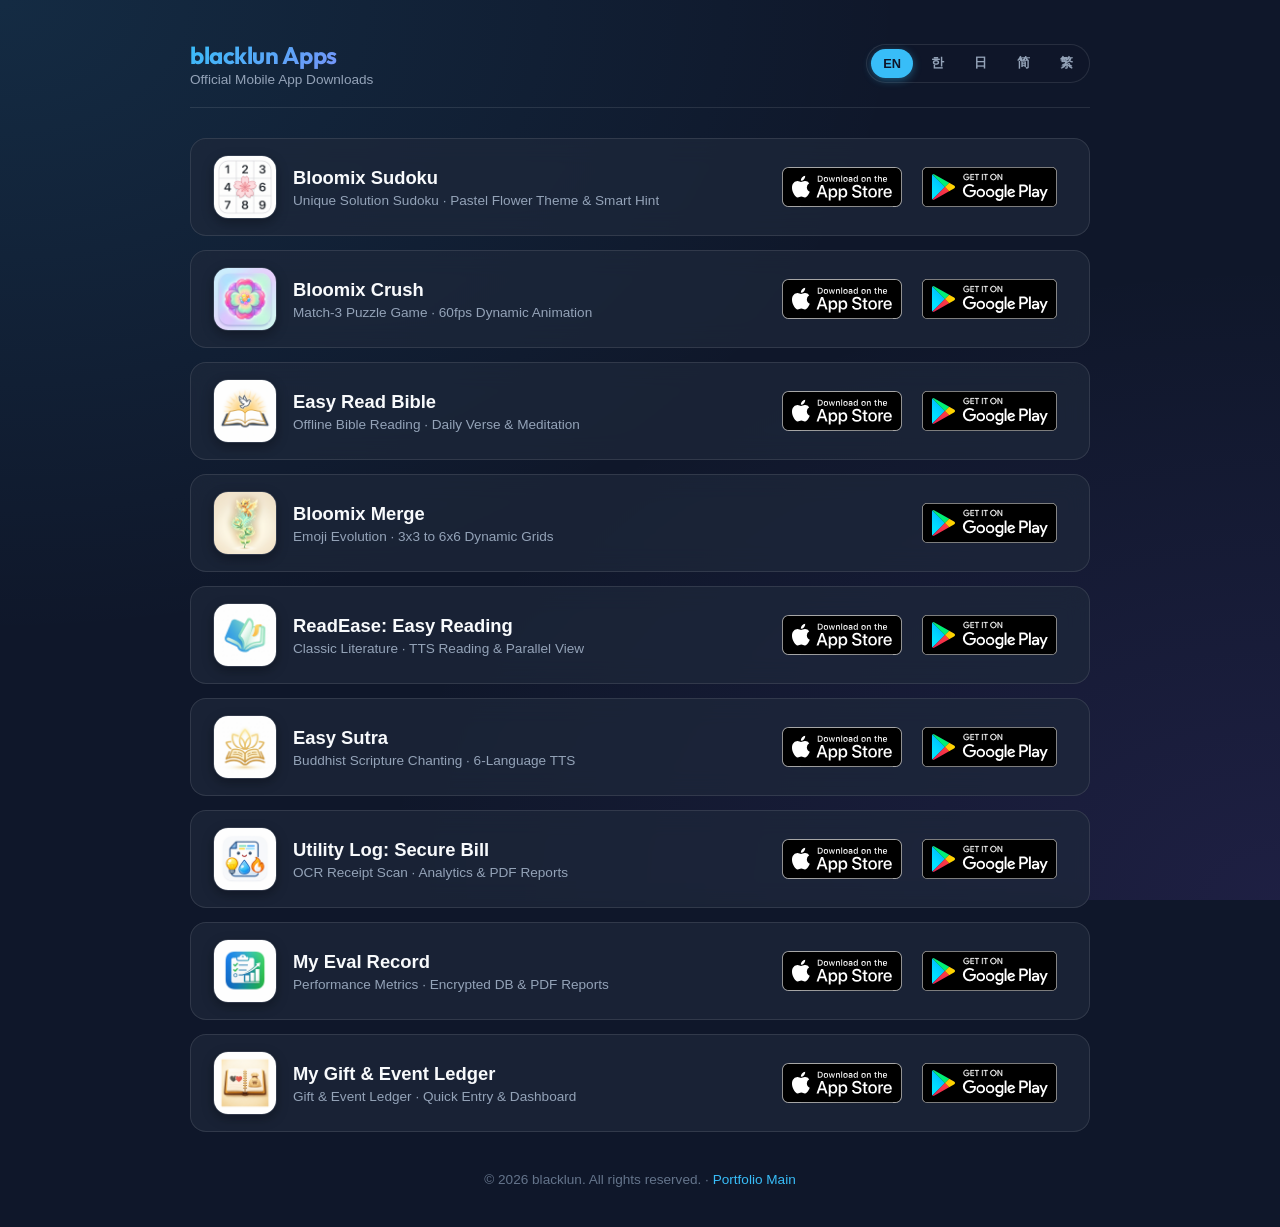
<file: apps.html>
<!DOCTYPE html>
<html lang="ko">

<head>
    <meta charset="UTF-8">
    <meta name="viewport" content="width=device-width, initial-scale=1.0">
    <title>blacklun | Apps & Downloads</title>

    <meta name="robots" content="noindex, nofollow">
    <meta name="googlebot" content="noindex, nofollow">
    <meta name="naverbot" content="noindex, nofollow">

    <link rel="icon"
        href="https://raw.githubusercontent.com/devicons/devicon/master/icons/flutter/flutter-original.svg">

    <!-- Google Fonts -->
    <link rel="preconnect" href="https://fonts.googleapis.com">
    <link rel="preconnect" href="https://fonts.gstatic.com" crossorigin>
    <link
        href="https://fonts.googleapis.com/css2?family=Pretendard:wght@400;500;600;700;800&family=Outfit:wght@400;600;700&display=swap"
        rel="stylesheet">

    <style>
        :root {
            --bg-color: #0f172a;
            --card-bg: rgba(30, 41, 59, 0.7);
            --card-hover: rgba(51, 65, 85, 0.85);
            --border-color: rgba(255, 255, 255, 0.1);
            --text-main: #f8fafc;
            --text-sub: #94a3b8;
            --accent: #38bdf8;
            --accent-glow: rgba(56, 189, 248, 0.15);
        }

        * {
            box-sizing: border-box;
            margin: 0;
            padding: 0;
        }

        body {
            font-family: 'Pretendard', -apple-system, BlinkMacSystemFont, "Segoe UI", Roboto, sans-serif;
            background-color: var(--bg-color);
            background-image:
                radial-gradient(at 0% 0%, rgba(56, 189, 248, 0.12) 0px, transparent 50%),
                radial-gradient(at 100% 100%, rgba(139, 92, 246, 0.12) 0px, transparent 50%);
            background-attachment: fixed;
            color: var(--text-main);
            min-height: 100vh;
            display: flex;
            flex-direction: column;
            align-items: center;
            padding: 40px 20px;
        }

        .container {
            width: 100%;
            max-width: 900px;
        }

        /* Header & Navigation */
        header {
            display: flex;
            justify-content: space-between;
            align-items: center;
            margin-bottom: 30px;
            padding-bottom: 20px;
            border-bottom: 1px solid var(--border-color);
        }

        .brand {
            display: flex;
            align-items: center;
            gap: 12px;
            text-decoration: none;
            color: var(--text-main);
        }

        .brand-title {
            font-family: 'Outfit', sans-serif;
            font-size: 1.5rem;
            font-weight: 700;
            letter-spacing: -0.5px;
            background: linear-gradient(135deg, #38bdf8, #818cf8);
            -webkit-background-clip: text;
            background-clip: text;
            -webkit-text-fill-color: transparent;
        }

        .brand-subtitle {
            font-size: 0.85rem;
            color: var(--text-sub);
            margin-top: 2px;
        }

        /* Language Switcher */
        .lang-switch {
            display: flex;
            gap: 6px;
            background: rgba(15, 23, 42, 0.8);
            padding: 4px;
            border-radius: 30px;
            border: 1px solid var(--border-color);
        }

        .lang-switch button {
            background: transparent;
            border: none;
            color: var(--text-sub);
            padding: 6px 12px;
            border-radius: 20px;
            font-size: 0.8rem;
            font-weight: 600;
            cursor: pointer;
            transition: all 0.2s ease;
        }

        .lang-switch button:hover {
            color: var(--text-main);
        }

        .lang-switch button.active {
            background: var(--accent);
            color: #0f172a;
            box-shadow: 0 2px 8px rgba(56, 189, 248, 0.4);
        }

        /* Table / Card List Layout */
        .app-table {
            display: flex;
            flex-direction: column;
            gap: 14px;
        }

        .app-row {
            background: var(--card-bg);
            backdrop-filter: blur(12px);
            -webkit-backdrop-filter: blur(12px);
            border: 1px solid var(--border-color);
            border-radius: 16px;
            padding: 16px 22px;
            display: flex;
            align-items: center;
            justify-content: space-between;
            gap: 20px;
            transition: transform 0.2s ease, border-color 0.2s ease, box-shadow 0.2s ease;
        }

        .app-row:hover {
            transform: translateY(-2px);
            border-color: rgba(56, 189, 248, 0.4);
            box-shadow: 0 8px 24px rgba(0, 0, 0, 0.25), 0 0 12px var(--accent-glow);
            background: var(--card-hover);
        }

        /* App Left Info */
        .app-info {
            display: flex;
            align-items: center;
            gap: 16px;
            min-width: 0;
            flex: 1;
        }

        .app-icon {
            width: 64px;
            height: 64px;
            border-radius: 15px;
            object-fit: cover;
            box-shadow: 0 4px 12px rgba(0, 0, 0, 0.3);
            border: 1px solid rgba(255, 255, 255, 0.1);
            flex-shrink: 0;
        }

        .app-text {
            display: flex;
            flex-direction: column;
            gap: 4px;
            min-width: 0;
        }

        .app-name {
            font-size: 1.15rem;
            font-weight: 700;
            color: var(--text-main);
            white-space: nowrap;
            overflow: hidden;
            text-overflow: ellipsis;
        }

        .app-tag {
            font-size: 0.85rem;
            color: var(--text-sub);
            white-space: nowrap;
            overflow: hidden;
            text-overflow: ellipsis;
        }

        /* App Right Buttons */
        .app-actions {
            display: flex;
            align-items: center;
            gap: 10px;
            flex-shrink: 0;
        }

        .store-badge-link {
            display: inline-flex;
            align-items: center;
            justify-content: center;
            text-decoration: none;
            transition: transform 0.15s ease, opacity 0.15s ease;
        }

        .store-badge-link:hover {
            transform: scale(1.04);
            opacity: 0.95;
        }

        .store-badge-link img {
            display: block;
        }

        .badge-appstore {
            height: 40px;
        }

        .badge-googleplay {
            height: 60px;
            margin-top: -10px;
            margin-bottom: -10px;
        }

        .empty-placeholder {
            width: 120px;
            text-align: center;
            font-size: 0.8rem;
            color: #64748b;
        }

        /* Footer */
        footer {
            margin-top: 40px;
            text-align: center;
            font-size: 0.85rem;
            color: #64748b;
        }

        footer a {
            color: var(--accent);
            text-decoration: none;
        }

        footer a:hover {
            text-decoration: underline;
        }

        /* Multi-language Display Control */
        body.lang-ko .lang-en,
        body.lang-ko .lang-ja,
        body.lang-ko .lang-zh,
        body.lang-ko .lang-zh-Hant {
            display: none !important;
        }

        body.lang-en .lang-ko,
        body.lang-en .lang-ja,
        body.lang-en .lang-zh,
        body.lang-en .lang-zh-Hant {
            display: none !important;
        }

        body.lang-ja .lang-ko,
        body.lang-ja .lang-en,
        body.lang-ja .lang-zh,
        body.lang-ja .lang-zh-Hant {
            display: none !important;
        }

        body.lang-zh .lang-ko,
        body.lang-zh .lang-en,
        body.lang-zh .lang-ja,
        body.lang-zh .lang-zh-Hant {
            display: none !important;
        }

        body.lang-zh-Hant .lang-ko,
        body.lang-zh-Hant .lang-en,
        body.lang-zh-Hant .lang-ja,
        body.lang-zh-Hant .lang-zh {
            display: none !important;
        }

        /* Responsive */
        @media (max-width: 650px) {
            .app-row {
                flex-direction: column;
                align-items: flex-start;
                padding: 18px;
                gap: 14px;
            }

            .app-info {
                width: 100%;
            }

            .app-actions {
                width: 100%;
                justify-content: flex-end;
                padding-top: 10px;
                border-top: 1px solid rgba(255, 255, 255, 0.05);
            }

            .app-icon {
                width: 52px;
                height: 52px;
            }
        }
    </style>
</head>

<body class="lang-ko">

    <div class="container">
        <!-- Header -->
        <header>
            <div class="brand">
                <div>
                    <h1 class="brand-title">blacklun Apps</h1>
                    <div class="brand-subtitle lang-ko">공식 모바일 앱 다운로드 목록</div>
                    <div class="brand-subtitle lang-en">Official Mobile App Downloads</div>
                    <div class="brand-subtitle lang-ja">公式モバイルアプリのダウンロード</div>
                    <div class="brand-subtitle lang-zh">官方移动应用下载目录</div>
                    <div class="brand-subtitle lang-zh-Hant">官方行動應用下載目錄</div>
                </div>
            </div>

            <!-- Language Switcher -->
            <div class="lang-switch">
                <button onclick="setLanguage('en')" id="btn-en">EN</button>
                <button onclick="setLanguage('ko')" id="btn-ko" class="active">한</button>
                <button onclick="setLanguage('ja')" id="btn-ja">日</button>
                <button onclick="setLanguage('zh')" id="btn-zh">简</button>
                <button onclick="setLanguage('zh-Hant')" id="btn-zh-Hant">繁</button>
            </div>
        </header>

        <!-- App Table / Card List -->
        <main class="app-table">

            <!-- Bloomix Sudoku -->
            <div class="app-row" data-app-id="com.bloomixsudoku.game">
                <div class="app-info">
                    <img src="./assets/icons/sudoku_app_icon.png" alt="Bloomix Sudoku" class="app-icon">
                    <div class="app-text">
                        <div class="app-name">Bloomix Sudoku</div>

                        <div class="app-tag lang-ko">유일해 보장 스도쿠 퍼즐 · 힐링 꽃 테마 & 스마트 힌트</div>
                        <div class="app-tag lang-en">Unique Solution Sudoku · Pastel Flower Theme & Smart Hint</div>
                        <div class="app-tag lang-ja">唯一解保証数独パズル · 癒しの花テーマ＆スマートヒント</div>
                        <div class="app-tag lang-zh">保证唯一定解数独 · 治愈花卉主题与智能提示</div>
                        <div class="app-tag lang-zh-Hant">保證唯一定解數獨 · 治癒花卉主題與智能提示</div>
                    </div>
                </div>
                <div class="app-actions">
                    <!-- App Store (국가별) -->
                    <a href="https://apps.apple.com/kr/app/bloomix-sudoku/id6804439417" target="_blank"
                        rel="noopener noreferrer" class="store-badge-link badge-link-apple" data-slug="bloomix-sudoku"
                        data-id="6804439417">
                        <img src="./assets/badges/app-store-ko.svg" alt="App Store" class="badge-appstore">
                    </a>

                    <!-- Google Play (다국어 뱃지) -->
                    <a href="https://play.google.com/store/apps/details?id=com.bloomixsudoku.game" target="_blank"
                        rel="noopener noreferrer" class="store-badge-link">
                        <img src="./assets/badges/google-play-ko.svg" alt="Google Play" class="badge-googleplay">
                    </a>
                </div>
            </div>

            <!-- Bloomix Crush -->
            <div class="app-row" data-app-id="com.bloomixcrush.game">
                <div class="app-info">
                    <img src="./assets/icons/bloomix_crush_app_icon.png" alt="Bloomix Crush" class="app-icon">
                    <div class="app-text">
                        <div class="app-name">Bloomix Crush</div>

                        <div class="app-tag lang-ko">매치-3 퍼즐 게임 · 60fps 애니메이션</div>
                        <div class="app-tag lang-en">Match-3 Puzzle Game · 60fps Dynamic Animation</div>
                        <div class="app-tag lang-ja">マッチ3パズルゲーム · 60fpsアニメーション</div>
                        <div class="app-tag lang-zh">三消益智游戏 · 60fps 动态动画</div>
                        <div class="app-tag lang-zh-Hant">三消益智遊戲 · 60fps 動態動畫</div>
                    </div>
                </div>
                <div class="app-actions">
                    <!-- App Store (국가별) -->
                    <a href="https://apps.apple.com/kr/app/bloomix-crush/id6791850251" target="_blank"
                        rel="noopener noreferrer" class="store-badge-link badge-link-apple" data-slug="bloomix-crush"
                        data-id="6791850251">
                        <img src="./assets/badges/app-store-ko.svg" alt="App Store" class="badge-appstore">
                    </a>

                    <!-- Google Play (다국어 뱃지) -->
                    <a href="https://play.google.com/store/apps/details?id=com.bloomixcrush.game" target="_blank"
                        rel="noopener noreferrer" class="store-badge-link">
                        <img src="./assets/badges/google-play-ko.svg" alt="Google Play" class="badge-googleplay">
                    </a>
                </div>
            </div>

            <!-- 쉬운 성경 -->
            <div class="app-row" data-app-id="com.easyreadbible.app">
                <div class="app-info">
                    <img src="./assets/icons/easy_read_bible_app_icon.png" alt="Easy Read Bible" class="app-icon">
                    <div class="app-text">
                        <div class="app-name">쉬운 성경</div>

                        <div class="app-tag lang-ko">오프라인 성경 통독 · 오늘의 말씀 & 묵상</div>
                        <div class="app-tag lang-en">Offline Bible Reading · Daily Verse & Meditation</div>
                        <div class="app-tag lang-ja">オフライン聖書通読 · 今日の御言葉と瞑想</div>
                        <div class="app-tag lang-zh">离线圣经阅读 · 今日金句与默想</div>
                        <div class="app-tag lang-zh-Hant">離線聖經閱讀 · 今日金句與默想</div>
                    </div>
                </div>
                <div class="app-actions">
                    <a href="https://apps.apple.com/kr/app/easy-read-bible/id6770253137" target="_blank"
                        rel="noopener noreferrer" class="store-badge-link badge-link-apple" data-slug="easy-read-bible"
                        data-id="6770253137" data-zh-country="tw">
                        <img src="./assets/badges/app-store-ko.svg" alt="App Store" class="badge-appstore">
                    </a>

                    <a href="https://play.google.com/store/apps/details?id=com.easyreadbible.app" target="_blank"
                        rel="noopener noreferrer" class="store-badge-link">
                        <img src="./assets/badges/google-play-ko.svg" alt="Google Play" class="badge-googleplay">
                    </a>
                </div>
            </div>

            <!-- Bloomix Merge -->
            <div class="app-row" data-app-id="com.bloomix2048.app">
                <div class="app-info">
                    <img src="./assets/icons/bloomix2048_app_icon.png" alt="Bloomix Merge" class="app-icon">
                    <div class="app-text">
                        <div class="app-name">Bloomix Merge</div>

                        <div class="app-tag lang-ko">이모지 진화 체인 · 3x3~6x6 동적 그리드</div>
                        <div class="app-tag lang-en">Emoji Evolution · 3x3 to 6x6 Dynamic Grids</div>
                        <div class="app-tag lang-ja">絵文字進化チェーン · 3x3〜6x6動的グリッド</div>
                        <div class="app-tag lang-zh">表情符号进化链 · 3x3至6x6动态网格</div>
                        <div class="app-tag lang-zh-Hant">表情符號進化鏈 · 3x3至6x6動態網格</div>
                    </div>
                </div>
                <div class="app-actions">
                    <a href="https://play.google.com/store/apps/details?id=com.bloomix2048.app" target="_blank"
                        rel="noopener noreferrer" class="store-badge-link">
                        <img src="./assets/badges/google-play-ko.svg" alt="Google Play" class="badge-googleplay">
                    </a>
                </div>
            </div>

            <!-- 쉬운 독서 -->
            <div class="app-row" data-app-id="com.easyreadbook.app">
                <div class="app-info">
                    <img src="./assets/icons/easy_read_book_app_icon.png" alt="ReadEase: Easy Reading" class="app-icon">
                    <div class="app-text">
                        <div class="app-name">쉬운 독서</div>

                        <div class="app-tag lang-ko">고전 문학 낭독 · TTS 음성 & 병렬 읽기</div>
                        <div class="app-tag lang-en">Classic Literature · TTS Reading & Parallel View</div>
                        <div class="app-tag lang-ja">古典文学朗読 · TTS音声と並行読書</div>
                        <div class="app-tag lang-zh">经典名著朗读 · TTS 语音与对照阅读</div>
                        <div class="app-tag lang-zh-Hant">經典名著朗讀 · TTS 語音與對照閱讀</div>
                    </div>
                </div>
                <div class="app-actions">
                    <a href="https://apps.apple.com/kr/app/readease-easy-reading/id6766005685" target="_blank"
                        rel="noopener noreferrer" class="store-badge-link badge-link-apple"
                        data-slug="readease-easy-reading" data-id="6766005685" data-zh-country="tw">
                        <img src="./assets/badges/app-store-ko.svg" alt="App Store" class="badge-appstore">
                    </a>

                    <a href="https://play.google.com/store/apps/details?id=com.easyreadbook.app" target="_blank"
                        rel="noopener noreferrer" class="store-badge-link">
                        <img src="./assets/badges/google-play-ko.svg" alt="Google Play" class="badge-googleplay">
                    </a>
                </div>
            </div>

            <!-- 쉬운 불경 -->
            <div class="app-row" data-app-id="com.easysutra.app">
                <div class="app-info">
                    <img src="./assets/icons/easy_sutra_app_icon.png" alt="Easy Sutra" class="app-icon">
                    <div class="app-text">
                        <div class="app-name">쉬운 불경</div>

                        <div class="app-tag lang-ko">불교 경전 독송 · 6개국어 TTS & 해석</div>
                        <div class="app-tag lang-en">Buddhist Scripture Chanting · 6-Language TTS</div>
                        <div class="app-tag lang-ja">仏教経典読経 · 6ヶ国語TTSと解説</div>
                        <div class="app-tag lang-zh">佛教经典诵读 · 6国语言 TTS 与解析</div>
                        <div class="app-tag lang-zh-Hant">佛教經典誦讀 · 6國語言 TTS 與解析</div>
                    </div>
                </div>
                <div class="app-actions">
                    <a href="https://apps.apple.com/kr/app/easy-sutra/id6761761924" target="_blank"
                        rel="noopener noreferrer" class="store-badge-link badge-link-apple" data-slug="easy-sutra"
                        data-id="6761761924" data-zh-country="tw">
                        <img src="./assets/badges/app-store-ko.svg" alt="App Store" class="badge-appstore">
                    </a>

                    <a href="https://play.google.com/store/apps/details?id=com.easysutra.app" target="_blank"
                        rel="noopener noreferrer" class="store-badge-link">
                        <img src="./assets/badges/google-play-ko.svg" alt="Google Play" class="badge-googleplay">
                    </a>
                </div>
            </div>

            <!-- 공과금 기록 -->
            <div class="app-row" data-app-id="com.ks.utility_log">
                <div class="app-info">
                    <img src="./assets/icons/utility_log_app_icon.png" alt="Utility Log" class="app-icon">
                    <div class="app-text">
                        <div class="app-name">공과금 기록</div>

                        <div class="app-tag lang-ko">영수증 OCR 스캔 · 사용량 통계 & PDF 리포트</div>
                        <div class="app-tag lang-en">OCR Receipt Scan · Analytics & PDF Reports</div>
                        <div class="app-tag lang-ja">領収書OCRスキャン · 使用量統計とPDFレポート</div>
                        <div class="app-tag lang-zh">收据 OCR 扫描 · 使用量统计与 PDF 报告</div>
                        <div class="app-tag lang-zh-Hant">收據 OCR 掃描 · 使用量統計與 PDF 報告</div>
                    </div>
                </div>
                <div class="app-actions">
                    <a href="https://apps.apple.com/kr/app/%EA%B3%B5%EA%B3%BC%EA%B8%88-%EA%B8%B0%EB%A1%9D/id6760272670"
                        target="_blank" rel="noopener noreferrer" class="store-badge-link badge-link-apple"
                        data-slug="%EA%B3%B5%EA%B3%BC%EA%B8%88-%EA%B8%B0%EB%A1%9D" data-id="6760272670">
                        <img src="./assets/badges/app-store-ko.svg" alt="App Store" class="badge-appstore">
                    </a>

                    <a href="https://play.google.com/store/apps/details?id=com.ks.utility_log" target="_blank"
                        rel="noopener noreferrer" class="store-badge-link">
                        <img src="./assets/badges/google-play-ko.svg" alt="Google Play" class="badge-googleplay">
                    </a>
                </div>
            </div>

            <!-- 내 평가 기록 -->
            <div class="app-row" data-app-id="com.ks.my_eval_record">
                <div class="app-info">
                    <img src="./assets/icons/my_eval_record_app_icon.png" alt="My Eval Record" class="app-icon">
                    <div class="app-text">
                        <div class="app-name">내 평가 기록</div>

                        <div class="app-tag lang-ko">직무 성과 지표 대시보드 · 암호화 DB & PDF 공유</div>
                        <div class="app-tag lang-en">Performance Metrics · Encrypted DB & PDF Reports</div>
                        <div class="app-tag lang-ja">職務パフォーマンスダッシュボード · 暗号化DB</div>
                        <div class="app-tag lang-zh">绩效指标仪表盘 · 加密数据库与 PDF 分享</div>
                        <div class="app-tag lang-zh-Hant">績效指標儀表盤 · 加密資料庫與 PDF 分享</div>
                    </div>
                </div>
                <div class="app-actions">
                    <a href="https://apps.apple.com/kr/app/my-eval-record/id6759724181" target="_blank"
                        rel="noopener noreferrer" class="store-badge-link badge-link-apple" data-slug="my-eval-record"
                        data-id="6759724181">
                        <img src="./assets/badges/app-store-ko.svg" alt="App Store" class="badge-appstore">
                    </a>

                    <a href="https://play.google.com/store/apps/details?id=com.ks.my_eval_record" target="_blank"
                        rel="noopener noreferrer" class="store-badge-link">
                        <img src="./assets/badges/google-play-ko.svg" alt="Google Play" class="badge-googleplay">
                    </a>
                </div>
            </div>

            <!-- 내 경조사 장부 -->
            <div class="app-row" data-app-id="com.ks.mymoneylog">
                <div class="app-info">
                    <img src="./assets/icons/my_money_log_app_icon.png" alt="My Event Ledger" class="app-icon">
                    <div class="app-text">
                        <div class="app-name">내 경조사 장부</div>

                        <div class="app-tag lang-ko">마음을 주고받은 기록 · 퀵 버튼 간편 입력 & 대시보드</div>
                        <div class="app-tag lang-en">Gift & Event Ledger · Quick Entry & Dashboard</div>
                        <div class="app-tag lang-ja">心のやり取り記録 · クイック入力とダッシュボード</div>
                        <div class="app-tag lang-zh">心意往来记录 · 快捷按钮简便记录与仪表盘</div>
                        <div class="app-tag lang-zh-Hant">心意往來記錄 · 快捷按鈕簡便記錄與儀表盤</div>
                    </div>
                </div>
                <div class="app-actions">
                    <a href="https://apps.apple.com/kr/app/%EB%82%B4-%EA%B2%BD%EC%A1%B0%EC%82%AC-%EC%9E%A5%EB%B6%80/id6759233404"
                        target="_blank" rel="noopener noreferrer" class="store-badge-link badge-link-apple"
                        data-slug="%EB%82%B4-%EA%B2%BD%EC%A1%B0%EC%82%AC-%EC%9E%A5%EB%B6%80" data-id="6759233404">
                        <img src="./assets/badges/app-store-ko.svg" alt="App Store" class="badge-appstore">
                    </a>

                    <a href="https://play.google.com/store/apps/details?id=com.ks.mymoneylog" target="_blank"
                        rel="noopener noreferrer" class="store-badge-link">
                        <img src="./assets/badges/google-play-ko.svg" alt="Google Play" class="badge-googleplay">
                    </a>
                </div>
            </div>

        </main>

        <!-- Footer -->
        <footer>
            <p>&copy; 2026 blacklun. All rights reserved. · <a href="./index.html">Portfolio Main</a></p>
        </footer>
    </div>

    <!-- Apps Data & Store Badge Config -->
    <script src="./assets/js/apps-data.js"></script>

    <!-- Multi-language Script -->
    <script>
        function setLanguage(lang) {
            // 지원 언어 5개로 한정 (ko, en, ja, zh, zh-Hant)
            const supportedLangs = ['ko', 'en', 'ja', 'zh', 'zh-Hant'];
            if (!supportedLangs.includes(lang)) {
                lang = 'en';
            }

            document.body.className = 'lang-' + lang;
            document.documentElement.lang = lang;

            const buttons = document.querySelectorAll('.lang-switch button');
            buttons.forEach(btn => btn.classList.remove('active'));

            const activeBtn = document.getElementById('btn-' + lang);
            if (activeBtn) {
                activeBtn.classList.add('active');
            }

            // Google Play 뱃지 이미지 일괄 교체 (apps-data.js 활용)
            const badgeData = PLAY_BADGE_MAP[lang] || PLAY_BADGE_MAP['en'];
            document.querySelectorAll('.badge-googleplay').forEach(img => {
                img.src = badgeData.src;
                img.alt = badgeData.alt;
            });

            // App Store 뱃지 이미지 일괄 교체 (apps-data.js 활용)
            const appBadgeData = APP_STORE_BADGE_MAP[lang] || APP_STORE_BADGE_MAP['en'];
            document.querySelectorAll('.badge-appstore').forEach(img => {
                img.src = appBadgeData.src;
                img.alt = appBadgeData.alt;
            });

            // apps-data.js 기반 앱 명칭 및 App Store 링크 동적 갱신
            document.querySelectorAll('.app-row[data-app-id]').forEach(row => {
                const appId = row.dataset.appId;
                const nameEl = row.querySelector('.app-name');
                if (nameEl) {
                    nameEl.textContent = getAppName(appId, lang);
                }
                const appleLink = row.querySelector('.badge-link-apple');
                if (appleLink) {
                    const storeUrl = getAppStoreUrl(appId, lang);
                    if (storeUrl) {
                        appleLink.href = storeUrl;
                    }
                }
            });

            try {
                localStorage.setItem('preferred_language', lang);
            } catch (e) { }
        }

        // Initialize language from localStorage or browser settings
        (function initLang() {
            let savedLang = 'ko';
            try {
                savedLang = localStorage.getItem('preferred_language');
            } catch (e) { }

            if (!savedLang) {
                const userLang = navigator.language || navigator.userLanguage;
                if (userLang.includes('zh-TW') || userLang.includes('zh-HK') || userLang.includes('zh-Hant')) {
                    savedLang = 'zh-Hant';
                } else if (userLang.startsWith('zh')) {
                    savedLang = 'zh';
                } else if (userLang.startsWith('ja')) {
                    savedLang = 'ja';
                } else if (userLang.startsWith('ko')) {
                    savedLang = 'ko';
                } else {
                    savedLang = 'en';
                }
            }
            setLanguage(savedLang);
        })();
    </script>
</body>

</html>
</file>
